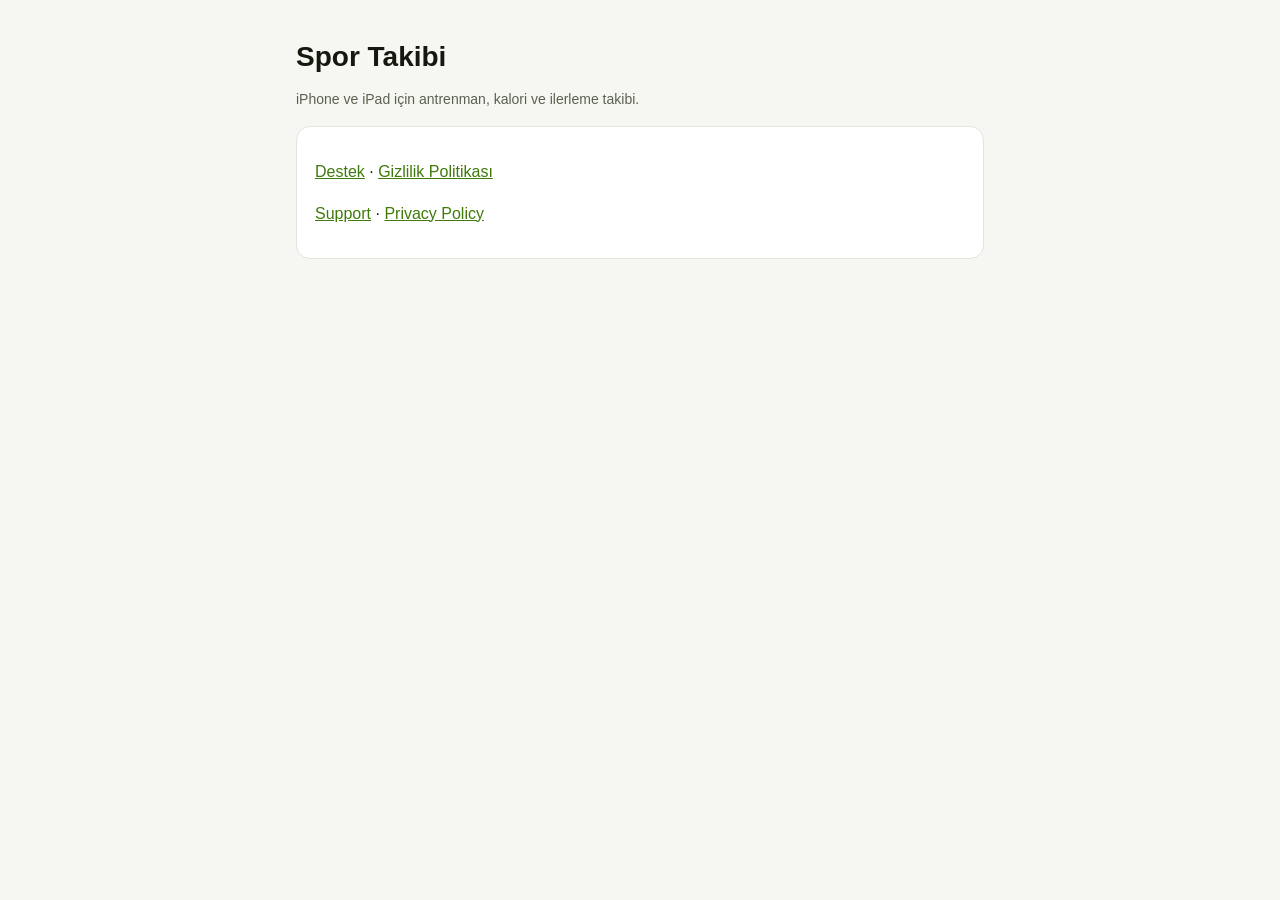
<file: index.html>
<!doctype html>
<html lang="tr">
<head>
<meta charset="utf-8">
<meta name="viewport" content="width=device-width,initial-scale=1">
<title>Spor Takibi</title>
<link rel="stylesheet" href="stil.css">
</head>
<body><main>
<h1>Spor Takibi</h1>
<p class="alt">iPhone ve iPad için antrenman, kalori ve ilerleme takibi.</p>
<div class="kart">
<p><a href="destek.html">Destek</a> · <a href="gizlilik.html">Gizlilik Politikası</a></p>
<p><a href="support.html">Support</a> · <a href="privacy.html">Privacy Policy</a></p>
</div>
</main></body>
</html>
</file>
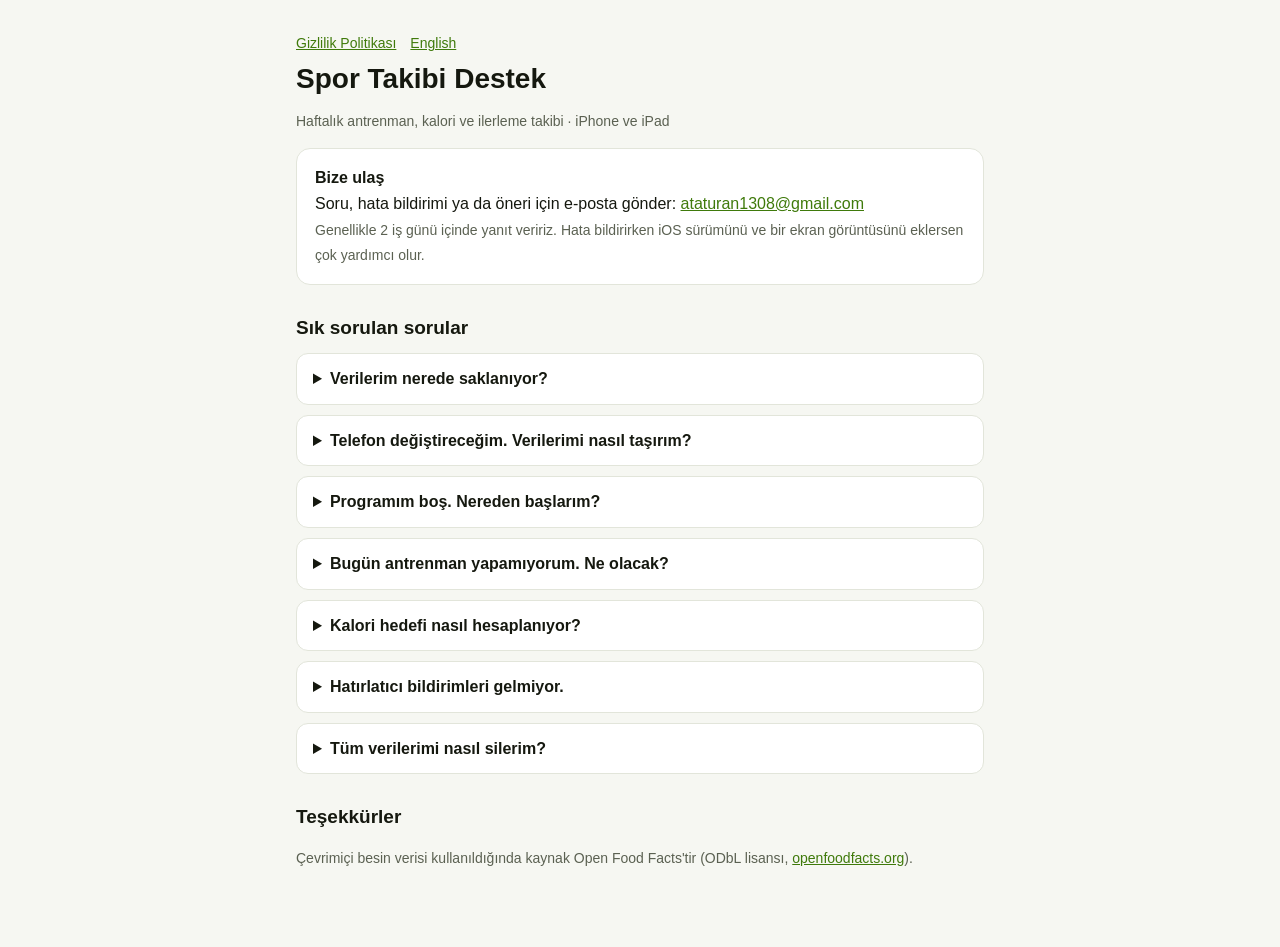
<file: destek.html>
<!doctype html>
<html lang="tr">
<head>
<meta charset="utf-8">
<meta name="viewport" content="width=device-width,initial-scale=1">
<title>Spor Takibi — Destek</title>
<link rel="stylesheet" href="stil.css">
</head>
<body><main>
<nav><a href="gizlilik.html">Gizlilik Politikası</a><a href="support.html">English</a></nav>
<h1>Spor Takibi Destek</h1>
<p class="alt">Haftalık antrenman, kalori ve ilerleme takibi · iPhone ve iPad</p>
<div class="kart"><strong>Bize ulaş</strong><br>Soru, hata bildirimi ya da öneri için e-posta gönder: <a href="mailto:ataturan1308@gmail.com">ataturan1308@gmail.com</a><br><span class="alt">Genellikle 2 iş günü içinde yanıt veririz. Hata bildirirken iOS sürümünü ve bir ekran görüntüsünü eklersen çok yardımcı olur.</span></div>

<h2>Sık sorulan sorular</h2>
<details><summary>Verilerim nerede saklanıyor?</summary><p>Yalnızca cihazında. Hesap ya da sunucu yok, bu yüzden verilerin başka bir cihaza kendiliğinden geçmez.</p></details>
<details><summary>Telefon değiştireceğim. Verilerimi nasıl taşırım?</summary><p>Uygulamadaki veri yedeği bölümünde "Dışa aktar" ile bir .json dosyası oluştur, yeni cihazda "İçe aktar" ile bu dosyayı seç. Cihaz yedeğin (iCloud ya da bilgisayar) da uygulama verisini içerir.</p></details>
<details><summary>Programım boş. Nereden başlarım?</summary><p>Program sekmesinde "Sana özel program"ı aç, hedefini, seviyeni ve ekipmanını seç; uygulama haftalık bir program önerir. İstersen "Haftalık plan" görünümünde her güne kendin hareket ekleyebilirsin.</p></details>
<details><summary>Bugün antrenman yapamıyorum. Ne olacak?</summary><p>"Bugün yapamayacağım" ile antrenmanı başka bir güne taşıyabilir ya da o günü atlayabilirsin. Programın bozulmaz.</p></details>
<details><summary>Kalori hedefi nasıl hesaplanıyor?</summary><p>Yaş, boy, kilo, cinsiyet ve aktivite düzeyine göre Mifflin-St Jeor formülüyle hesaplanır, sonra hedefine (ver, koru, al) göre ayarlanır. Bu bir tahmindir, tıbbi tavsiye değildir.</p></details>
<details><summary>Hatırlatıcı bildirimleri gelmiyor.</summary><p>Ayarlar → Bildirimler → Spor Takibi bölümünde bildirimlere izin verildiğinden ve bir Odak modunun uygulamayı susturmadığından emin ol.</p></details>
<details><summary>Tüm verilerimi nasıl silerim?</summary><p>Uygulamayı cihazından silmen yeterli. Tüm veriler onunla birlikte silinir.</p></details>

<h2>Teşekkürler</h2>
<p class="alt">Çevrimiçi besin verisi kullanıldığında kaynak Open Food Facts'tir (ODbL lisansı, <a href="https://world.openfoodfacts.org">openfoodfacts.org</a>).</p>
</main></body>
</html>
</file>
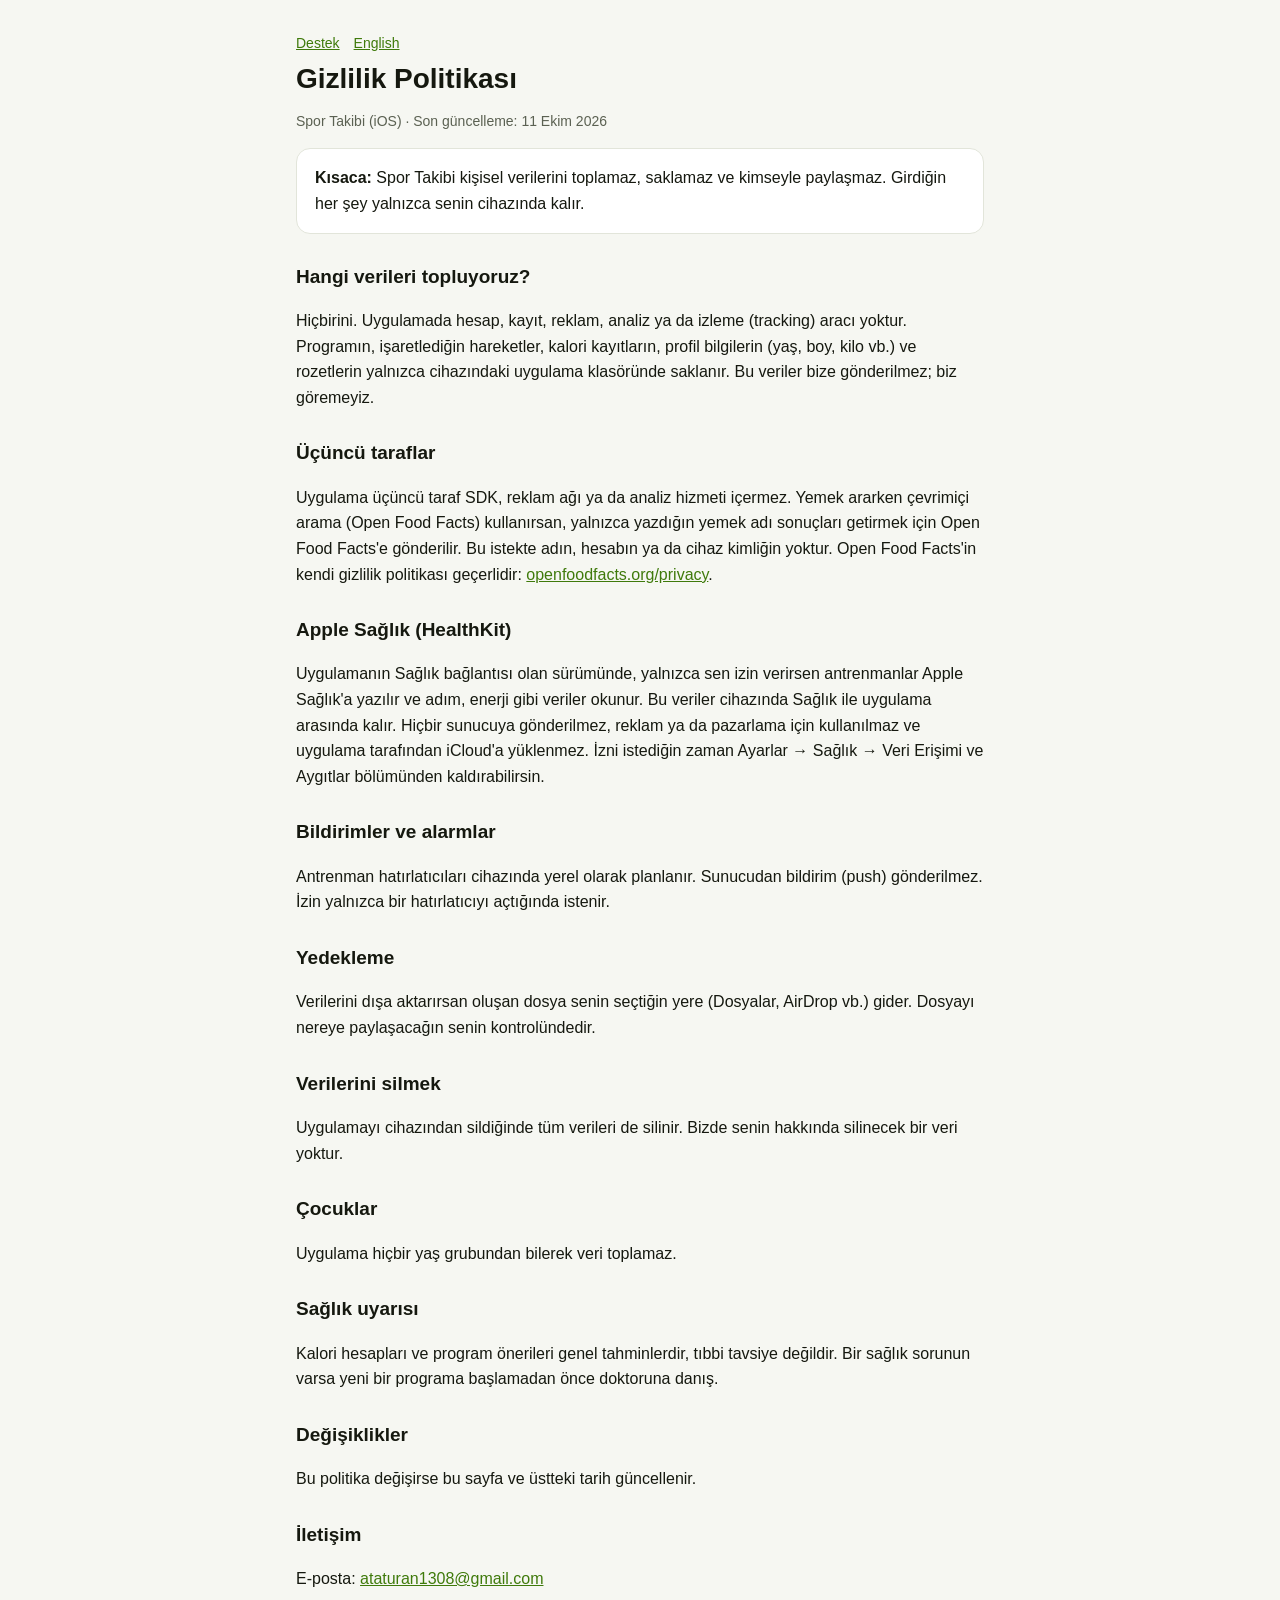
<file: gizlilik.html>
<!doctype html>
<html lang="tr">
<head>
<meta charset="utf-8">
<meta name="viewport" content="width=device-width,initial-scale=1">
<title>Spor Takibi — Gizlilik Politikası</title>
<link rel="stylesheet" href="stil.css">
</head>
<body><main>
<nav><a href="destek.html">Destek</a><a href="privacy.html">English</a></nav>
<h1>Gizlilik Politikası</h1>
<p class="alt">Spor Takibi (iOS) · Son güncelleme: 11 Ekim 2026</p>
<div class="kart"><strong>Kısaca:</strong> Spor Takibi kişisel verilerini toplamaz, saklamaz ve kimseyle paylaşmaz. Girdiğin her şey yalnızca senin cihazında kalır.</div>

<h2>Hangi verileri topluyoruz?</h2>
<p>Hiçbirini. Uygulamada hesap, kayıt, reklam, analiz ya da izleme (tracking) aracı yoktur. Programın, işaretlediğin hareketler, kalori kayıtların, profil bilgilerin (yaş, boy, kilo vb.) ve rozetlerin yalnızca cihazındaki uygulama klasöründe saklanır. Bu veriler bize gönderilmez; biz göremeyiz.</p>

<h2>Üçüncü taraflar</h2>
<p>Uygulama üçüncü taraf SDK, reklam ağı ya da analiz hizmeti içermez. Yemek ararken çevrimiçi arama (Open Food Facts) kullanırsan, yalnızca yazdığın yemek adı sonuçları getirmek için Open Food Facts'e gönderilir. Bu istekte adın, hesabın ya da cihaz kimliğin yoktur. Open Food Facts'in kendi gizlilik politikası geçerlidir: <a href="https://world.openfoodfacts.org/privacy">openfoodfacts.org/privacy</a>.</p>

<h2>Apple Sağlık (HealthKit)</h2>
<p>Uygulamanın Sağlık bağlantısı olan sürümünde, yalnızca sen izin verirsen antrenmanlar Apple Sağlık'a yazılır ve adım, enerji gibi veriler okunur. Bu veriler cihazında Sağlık ile uygulama arasında kalır. Hiçbir sunucuya gönderilmez, reklam ya da pazarlama için kullanılmaz ve uygulama tarafından iCloud'a yüklenmez. İzni istediğin zaman Ayarlar → Sağlık → Veri Erişimi ve Aygıtlar bölümünden kaldırabilirsin.</p>

<h2>Bildirimler ve alarmlar</h2>
<p>Antrenman hatırlatıcıları cihazında yerel olarak planlanır. Sunucudan bildirim (push) gönderilmez. İzin yalnızca bir hatırlatıcıyı açtığında istenir.</p>

<h2>Yedekleme</h2>
<p>Verilerini dışa aktarırsan oluşan dosya senin seçtiğin yere (Dosyalar, AirDrop vb.) gider. Dosyayı nereye paylaşacağın senin kontrolündedir.</p>

<h2>Verilerini silmek</h2>
<p>Uygulamayı cihazından sildiğinde tüm verileri de silinir. Bizde senin hakkında silinecek bir veri yoktur.</p>

<h2>Çocuklar</h2>
<p>Uygulama hiçbir yaş grubundan bilerek veri toplamaz.</p>

<h2>Sağlık uyarısı</h2>
<p>Kalori hesapları ve program önerileri genel tahminlerdir, tıbbi tavsiye değildir. Bir sağlık sorunun varsa yeni bir programa başlamadan önce doktoruna danış.</p>

<h2>Değişiklikler</h2>
<p>Bu politika değişirse bu sayfa ve üstteki tarih güncellenir.</p>

<h2>İletişim</h2>
<p>E-posta: <a href="mailto:ataturan1308@gmail.com">ataturan1308@gmail.com</a></p>
</main></body>
</html>
</file>
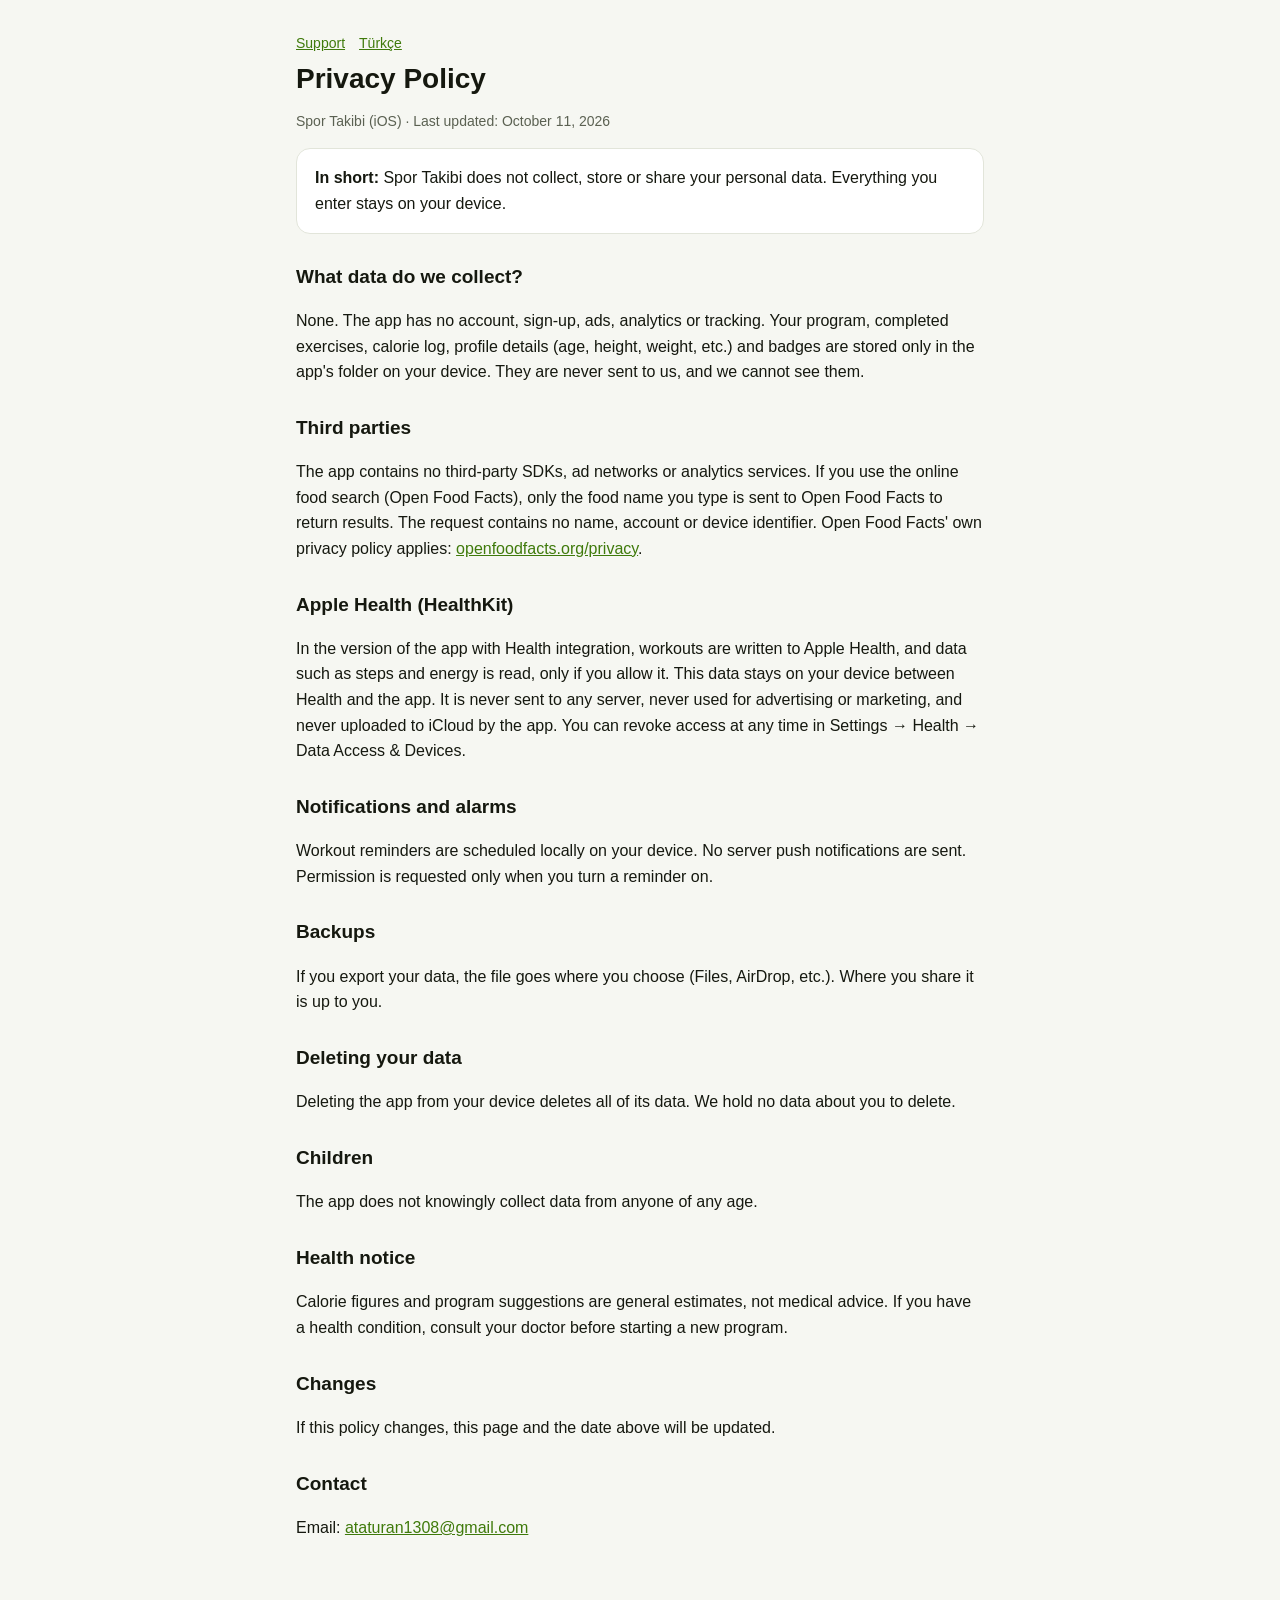
<file: privacy.html>
<!doctype html>
<html lang="en">
<head>
<meta charset="utf-8">
<meta name="viewport" content="width=device-width,initial-scale=1">
<title>Spor Takibi — Privacy Policy</title>
<link rel="stylesheet" href="stil.css">
</head>
<body><main>
<nav><a href="support.html">Support</a><a href="gizlilik.html">Türkçe</a></nav>
<h1>Privacy Policy</h1>
<p class="alt">Spor Takibi (iOS) · Last updated: October 11, 2026</p>
<div class="kart"><strong>In short:</strong> Spor Takibi does not collect, store or share your personal data. Everything you enter stays on your device.</div>

<h2>What data do we collect?</h2>
<p>None. The app has no account, sign-up, ads, analytics or tracking. Your program, completed exercises, calorie log, profile details (age, height, weight, etc.) and badges are stored only in the app's folder on your device. They are never sent to us, and we cannot see them.</p>

<h2>Third parties</h2>
<p>The app contains no third-party SDKs, ad networks or analytics services. If you use the online food search (Open Food Facts), only the food name you type is sent to Open Food Facts to return results. The request contains no name, account or device identifier. Open Food Facts' own privacy policy applies: <a href="https://world.openfoodfacts.org/privacy">openfoodfacts.org/privacy</a>.</p>

<h2>Apple Health (HealthKit)</h2>
<p>In the version of the app with Health integration, workouts are written to Apple Health, and data such as steps and energy is read, only if you allow it. This data stays on your device between Health and the app. It is never sent to any server, never used for advertising or marketing, and never uploaded to iCloud by the app. You can revoke access at any time in Settings → Health → Data Access &amp; Devices.</p>

<h2>Notifications and alarms</h2>
<p>Workout reminders are scheduled locally on your device. No server push notifications are sent. Permission is requested only when you turn a reminder on.</p>

<h2>Backups</h2>
<p>If you export your data, the file goes where you choose (Files, AirDrop, etc.). Where you share it is up to you.</p>

<h2>Deleting your data</h2>
<p>Deleting the app from your device deletes all of its data. We hold no data about you to delete.</p>

<h2>Children</h2>
<p>The app does not knowingly collect data from anyone of any age.</p>

<h2>Health notice</h2>
<p>Calorie figures and program suggestions are general estimates, not medical advice. If you have a health condition, consult your doctor before starting a new program.</p>

<h2>Changes</h2>
<p>If this policy changes, this page and the date above will be updated.</p>

<h2>Contact</h2>
<p>Email: <a href="mailto:ataturan1308@gmail.com">ataturan1308@gmail.com</a></p>
</main></body>
</html>
</file>
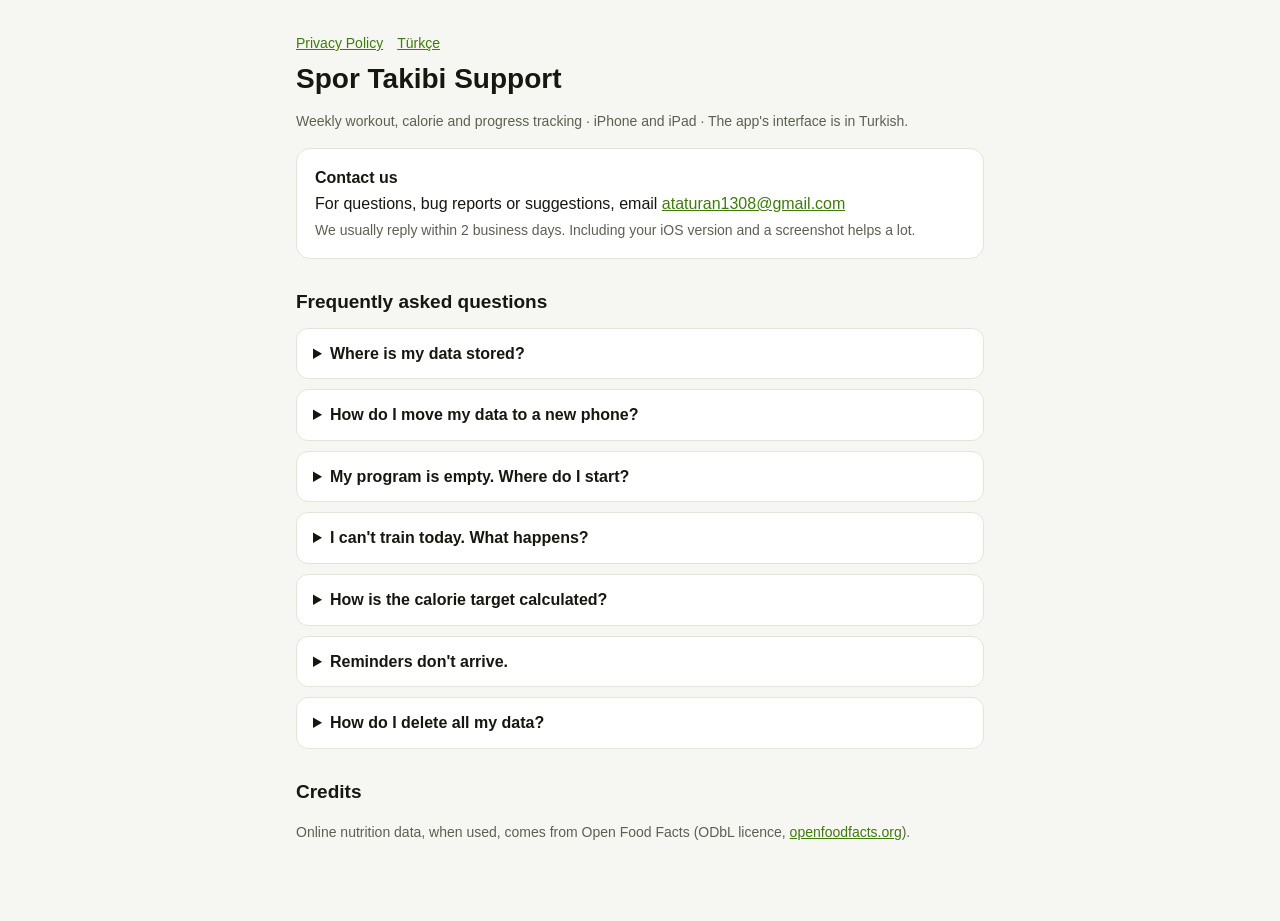
<file: support.html>
<!doctype html>
<html lang="en">
<head>
<meta charset="utf-8">
<meta name="viewport" content="width=device-width,initial-scale=1">
<title>Spor Takibi — Support</title>
<link rel="stylesheet" href="stil.css">
</head>
<body><main>
<nav><a href="privacy.html">Privacy Policy</a><a href="destek.html">Türkçe</a></nav>
<h1>Spor Takibi Support</h1>
<p class="alt">Weekly workout, calorie and progress tracking · iPhone and iPad · The app's interface is in Turkish.</p>
<div class="kart"><strong>Contact us</strong><br>For questions, bug reports or suggestions, email <a href="mailto:ataturan1308@gmail.com">ataturan1308@gmail.com</a><br><span class="alt">We usually reply within 2 business days. Including your iOS version and a screenshot helps a lot.</span></div>

<h2>Frequently asked questions</h2>
<details><summary>Where is my data stored?</summary><p>Only on your device. There is no account or server, so your data does not move to other devices on its own.</p></details>
<details><summary>How do I move my data to a new phone?</summary><p>In the app's backup section, use "Dışa aktar" (Export) to create a .json file, then choose that file with "İçe aktar" (Import) on the new device. Your device backup (iCloud or computer) also includes the app's data.</p></details>
<details><summary>My program is empty. Where do I start?</summary><p>On the Program tab, open "Sana özel program" (a program made for you) and choose your goal, level and equipment; the app suggests a weekly program. You can also add exercises to each day yourself in the weekly plan view.</p></details>
<details><summary>I can't train today. What happens?</summary><p>Use "Bugün yapamayacağım" (I can't today) to move the workout to another day or skip it. Your plan stays intact.</p></details>
<details><summary>How is the calorie target calculated?</summary><p>With the Mifflin-St Jeor formula, from your age, height, weight, sex and activity level, then adjusted for your goal (lose, maintain, gain). It is an estimate, not medical advice.</p></details>
<details><summary>Reminders don't arrive.</summary><p>Check that notifications are allowed in Settings → Notifications → Spor Takibi, and that a Focus mode isn't silencing the app.</p></details>
<details><summary>How do I delete all my data?</summary><p>Delete the app from your device. All of its data is deleted with it.</p></details>

<h2>Credits</h2>
<p class="alt">Online nutrition data, when used, comes from Open Food Facts (ODbL licence, <a href="https://world.openfoodfacts.org">openfoodfacts.org</a>).</p>
</main></body>
</html>
</file>
<file: stil.css>
:root{--bg:#f6f7f2;--fg:#15180f;--mut:#5b6152;--kart:#fff;--cizgi:#e2e5da;--vurgu:#3f7a0b}
@media (prefers-color-scheme:dark){:root{--bg:#0b0f08;--fg:#eef3e4;--mut:#a3ab96;--kart:#151b10;--cizgi:#26301c;--vurgu:#c6f432}}
*{box-sizing:border-box}
body{margin:0;background:var(--bg);color:var(--fg);font:16px/1.6 -apple-system,BlinkMacSystemFont,"Segoe UI",Roboto,sans-serif}
main{max-width:720px;margin:0 auto;padding:32px 16px 64px}
h1{font-size:28px;line-height:1.2;margin:8px 0 4px}
h2{font-size:19px;margin:28px 0 6px}
.alt{color:var(--mut);font-size:14px}
.kart{background:var(--kart);border:1px solid var(--cizgi);border-radius:14px;padding:16px 18px;margin:16px 0}
a{color:var(--vurgu)}
nav{font-size:14px;display:flex;gap:14px;flex-wrap:wrap}
details{background:var(--kart);border:1px solid var(--cizgi);border-radius:12px;padding:12px 16px;margin:10px 0}
summary{font-weight:600;cursor:pointer}
details p{margin:8px 0 0}
</file>
